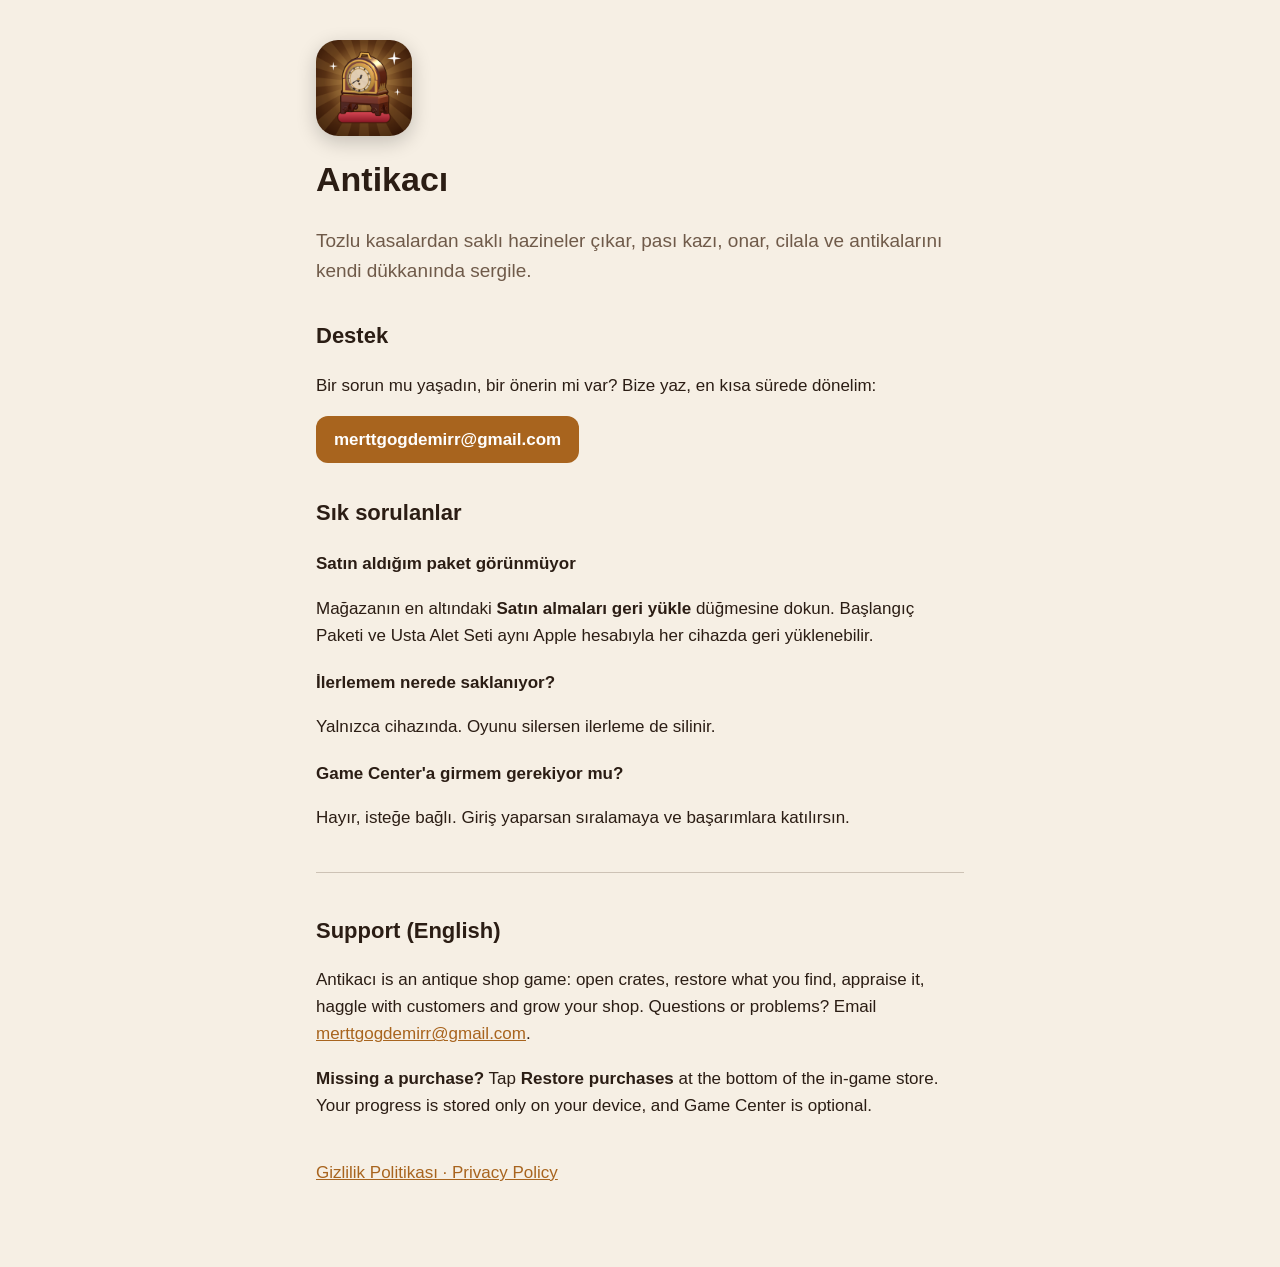
<file: index.html>
<!doctype html>
<html lang="tr">
<head>
<meta charset="utf-8">
<meta name="viewport" content="width=device-width, initial-scale=1">
<title>Antikacı · Destek</title>
<link rel="stylesheet" href="style.css">
</head>
<body>
<main>
<img class="icon" src="icon.png" alt="Antikacı simgesi" width="96" height="96">
<h1>Antikacı</h1>
<p class="lead">Tozlu kasalardan saklı hazineler çıkar, pası kazı, onar, cilala ve antikalarını kendi dükkanında sergile.</p>

<h2>Destek</h2>
<p>Bir sorun mu yaşadın, bir önerin mi var? Bize yaz, en kısa sürede dönelim:</p>
<p><a class="button" href="mailto:merttgogdemirr@gmail.com?subject=Antikac%C4%B1%20destek">merttgogdemirr@gmail.com</a></p>

<h2>Sık sorulanlar</h2>
<h3>Satın aldığım paket görünmüyor</h3>
<p>Mağazanın en altındaki <strong>Satın almaları geri yükle</strong> düğmesine dokun. Başlangıç Paketi ve Usta Alet Seti aynı Apple hesabıyla her cihazda geri yüklenebilir.</p>
<h3>İlerlemem nerede saklanıyor?</h3>
<p>Yalnızca cihazında. Oyunu silersen ilerleme de silinir.</p>
<h3>Game Center'a girmem gerekiyor mu?</h3>
<p>Hayır, isteğe bağlı. Giriş yaparsan sıralamaya ve başarımlara katılırsın.</p>

<hr>
<h2 lang="en">Support (English)</h2>
<p lang="en">Antikacı is an antique shop game: open crates, restore what you find, appraise it, haggle with customers and grow your shop. Questions or problems? Email <a href="mailto:merttgogdemirr@gmail.com?subject=Antikac%C4%B1%20support">merttgogdemirr@gmail.com</a>.</p>
<p lang="en"><strong>Missing a purchase?</strong> Tap <strong>Restore purchases</strong> at the bottom of the in-game store. Your progress is stored only on your device, and Game Center is optional.</p>

<p class="links"><a href="gizlilik.html">Gizlilik Politikası · Privacy Policy</a></p>
</main>
</body>
</html>
</file>
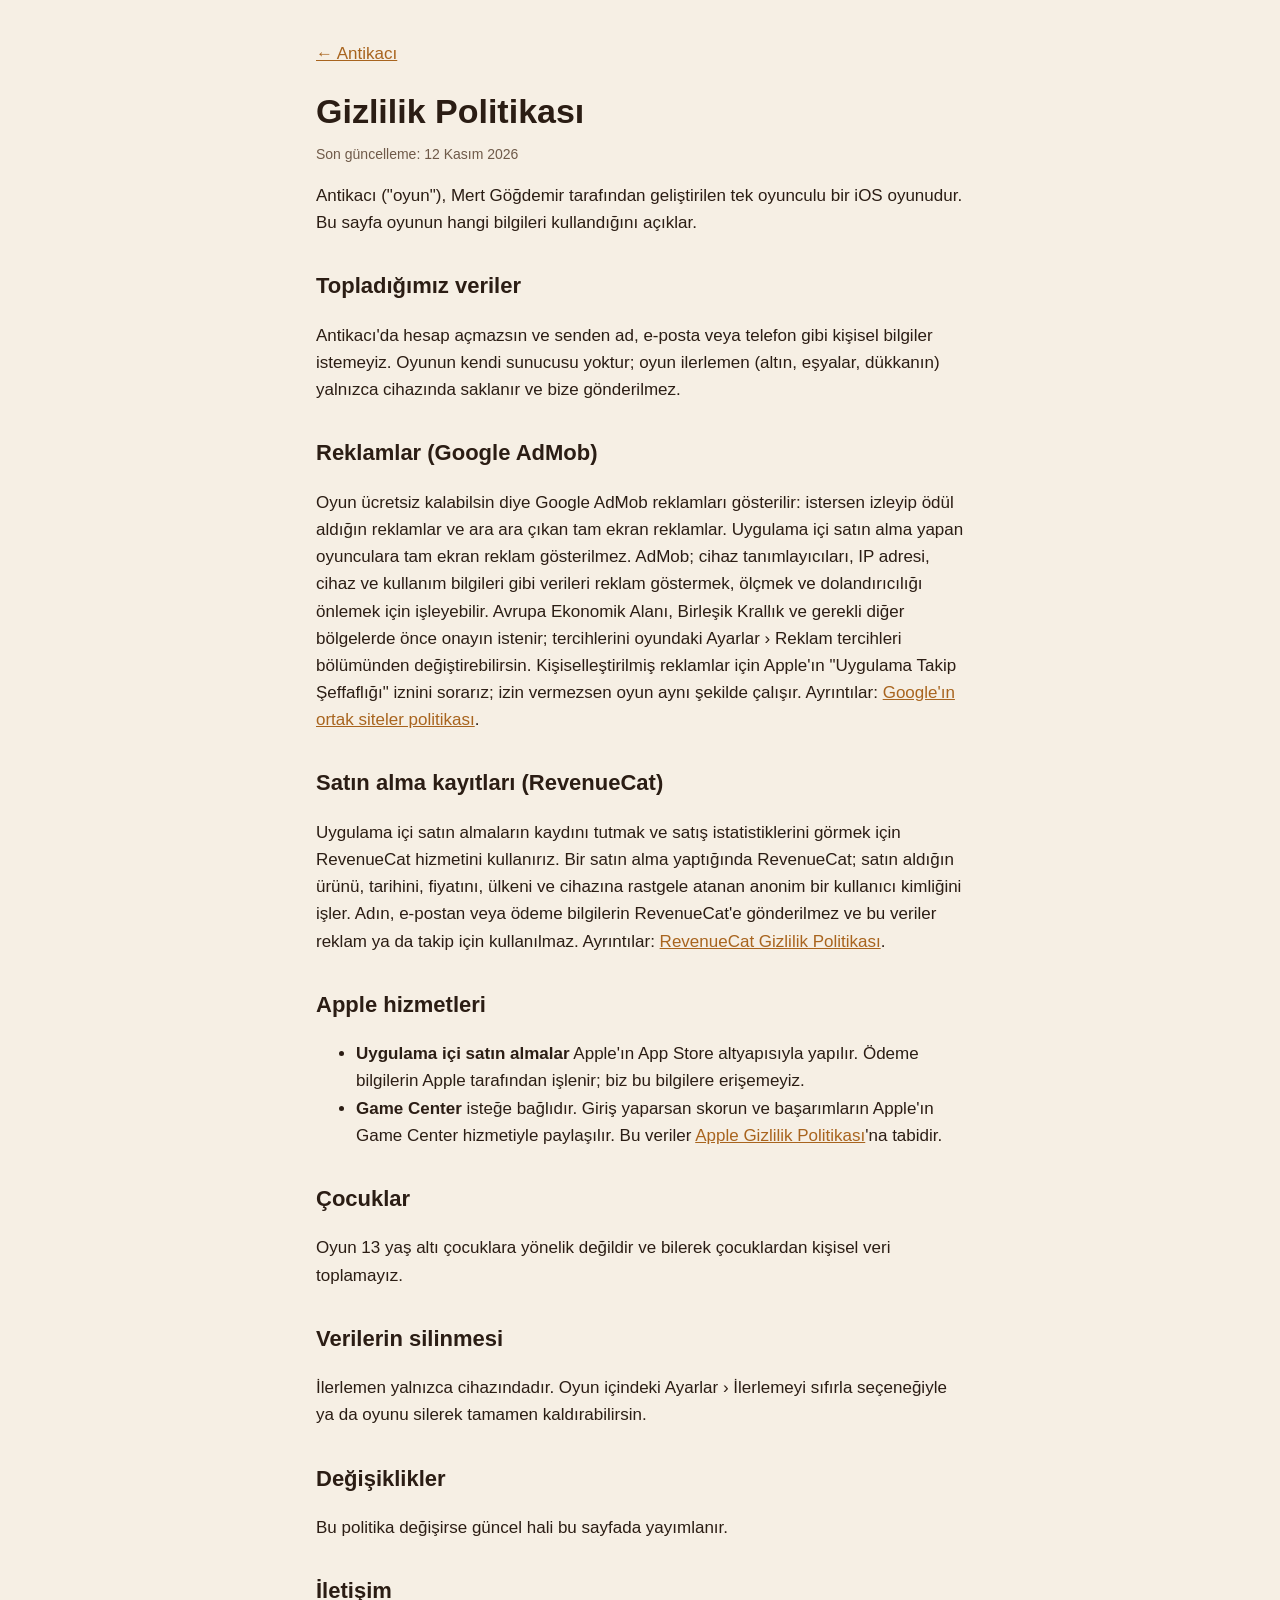
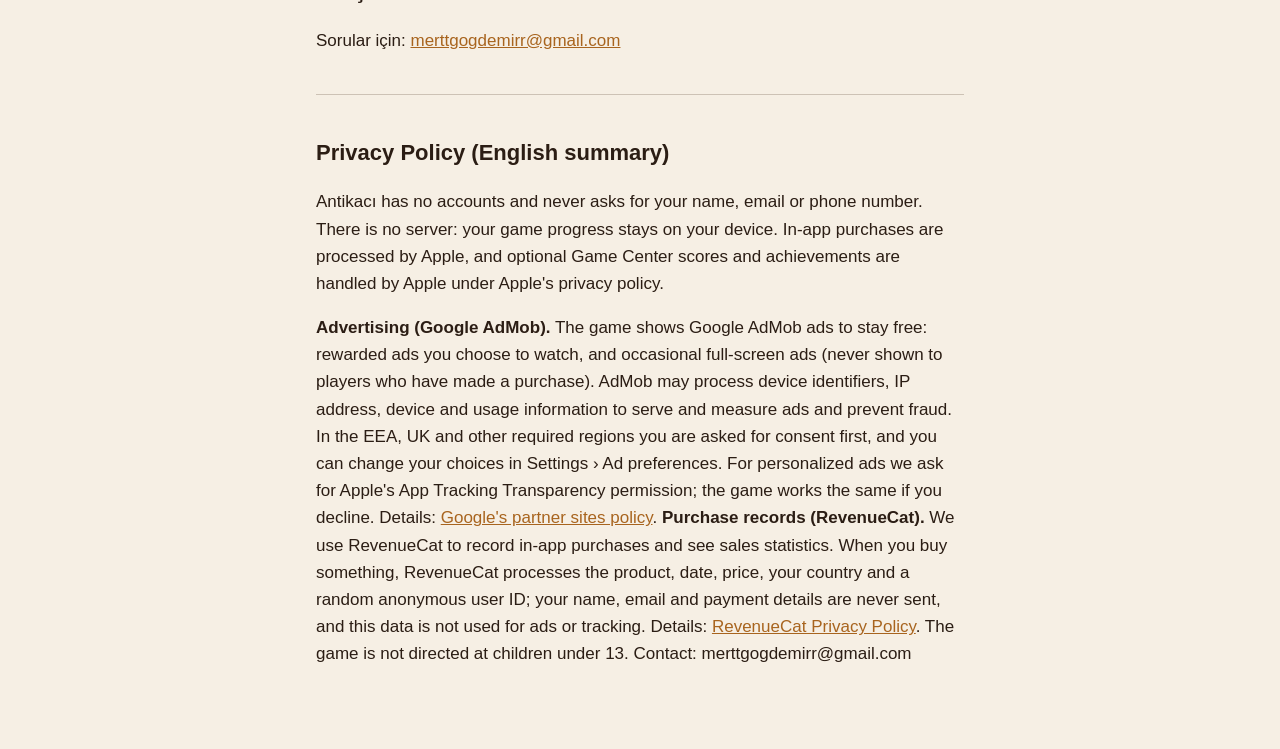
<file: gizlilik.html>
<!doctype html>
<html lang="tr">
<head>
<meta charset="utf-8">
<meta name="viewport" content="width=device-width, initial-scale=1">
<title>Antikacı · Gizlilik Politikası</title>
<link rel="stylesheet" href="style.css">
</head>
<body>
<main>
<p class="back"><a href="index.html">← Antikacı</a></p>
<h1>Gizlilik Politikası</h1>
<p class="meta">Son güncelleme: 12 Kasım 2026</p>

<p>Antikacı ("oyun"), Mert Göğdemir tarafından geliştirilen tek oyunculu bir iOS oyunudur. Bu sayfa oyunun hangi bilgileri kullandığını açıklar.</p>

<h2>Topladığımız veriler</h2>
<p>Antikacı'da hesap açmazsın ve senden ad, e-posta veya telefon gibi kişisel bilgiler istemeyiz. Oyunun kendi sunucusu yoktur; oyun ilerlemen (altın, eşyalar, dükkanın) yalnızca cihazında saklanır ve bize gönderilmez.</p>

<h2>Reklamlar (Google AdMob)</h2>
<p>Oyun ücretsiz kalabilsin diye Google AdMob reklamları gösterilir: istersen izleyip ödül aldığın reklamlar ve ara ara çıkan tam ekran reklamlar. Uygulama içi satın alma yapan oyunculara tam ekran reklam gösterilmez. AdMob; cihaz tanımlayıcıları, IP adresi, cihaz ve kullanım bilgileri gibi verileri reklam göstermek, ölçmek ve dolandırıcılığı önlemek için işleyebilir. Avrupa Ekonomik Alanı, Birleşik Krallık ve gerekli diğer bölgelerde önce onayın istenir; tercihlerini oyundaki Ayarlar › Reklam tercihleri bölümünden değiştirebilirsin. Kişiselleştirilmiş reklamlar için Apple'ın "Uygulama Takip Şeffaflığı" iznini sorarız; izin vermezsen oyun aynı şekilde çalışır. Ayrıntılar: <a href="https://policies.google.com/technologies/partner-sites">Google'ın ortak siteler politikası</a>.</p>

<h2>Satın alma kayıtları (RevenueCat)</h2>
<p>Uygulama içi satın almaların kaydını tutmak ve satış istatistiklerini görmek için RevenueCat hizmetini kullanırız. Bir satın alma yaptığında RevenueCat; satın aldığın ürünü, tarihini, fiyatını, ülkeni ve cihazına rastgele atanan anonim bir kullanıcı kimliğini işler. Adın, e-postan veya ödeme bilgilerin RevenueCat'e gönderilmez ve bu veriler reklam ya da takip için kullanılmaz. Ayrıntılar: <a href="https://www.revenuecat.com/privacy">RevenueCat Gizlilik Politikası</a>.</p>

<h2>Apple hizmetleri</h2>
<ul>
<li><strong>Uygulama içi satın almalar</strong> Apple'ın App Store altyapısıyla yapılır. Ödeme bilgilerin Apple tarafından işlenir; biz bu bilgilere erişemeyiz.</li>
<li><strong>Game Center</strong> isteğe bağlıdır. Giriş yaparsan skorun ve başarımların Apple'ın Game Center hizmetiyle paylaşılır. Bu veriler <a href="https://www.apple.com/legal/privacy/">Apple Gizlilik Politikası</a>'na tabidir.</li>
</ul>

<h2>Çocuklar</h2>
<p>Oyun 13 yaş altı çocuklara yönelik değildir ve bilerek çocuklardan kişisel veri toplamayız.</p>

<h2>Verilerin silinmesi</h2>
<p>İlerlemen yalnızca cihazındadır. Oyun içindeki Ayarlar › İlerlemeyi sıfırla seçeneğiyle ya da oyunu silerek tamamen kaldırabilirsin.</p>

<h2>Değişiklikler</h2>
<p>Bu politika değişirse güncel hali bu sayfada yayımlanır.</p>

<h2>İletişim</h2>
<p>Sorular için: <a href="mailto:merttgogdemirr@gmail.com">merttgogdemirr@gmail.com</a></p>

<hr>
<h2 lang="en">Privacy Policy (English summary)</h2>
<p lang="en">Antikacı has no accounts and never asks for your name, email or phone number. There is no server: your game progress stays on your device. In-app purchases are processed by Apple, and optional Game Center scores and achievements are handled by Apple under Apple's privacy policy.</p>
<p lang="en"><strong>Advertising (Google AdMob).</strong> The game shows Google AdMob ads to stay free: rewarded ads you choose to watch, and occasional full-screen ads (never shown to players who have made a purchase). AdMob may process device identifiers, IP address, device and usage information to serve and measure ads and prevent fraud. In the EEA, UK and other required regions you are asked for consent first, and you can change your choices in Settings › Ad preferences. For personalized ads we ask for Apple's App Tracking Transparency permission; the game works the same if you decline. Details: <a href="https://policies.google.com/technologies/partner-sites">Google's partner sites policy</a>. <strong>Purchase records (RevenueCat).</strong> We use RevenueCat to record in-app purchases and see sales statistics. When you buy something, RevenueCat processes the product, date, price, your country and a random anonymous user ID; your name, email and payment details are never sent, and this data is not used for ads or tracking. Details: <a href="https://www.revenuecat.com/privacy">RevenueCat Privacy Policy</a>. The game is not directed at children under 13. Contact: merttgogdemirr@gmail.com</p>
</main>
</body>
</html>
</file>
<file: style.css>
:root { --bg: #f6efe4; --ink: #2b1d14; --muted: #6f5a49; --accent: #a8641e; --card: #fffaf2; }
@media (prefers-color-scheme: dark) {
  :root { --bg: #1d140f; --ink: #f3e7d6; --muted: #bba68f; --accent: #e3a457; --card: #2a1e16; }
}
* { box-sizing: border-box; }
body { margin: 0; background: var(--bg); color: var(--ink); font: 17px/1.6 -apple-system, BlinkMacSystemFont, "Segoe UI", sans-serif; }
main { max-width: 680px; margin: 0 auto; padding: 40px 16px 64px; }
h1 { font-size: 34px; margin: 8px 0 4px; }
h2 { margin-top: 32px; font-size: 22px; }
h3 { margin: 20px 0 4px; font-size: 17px; }
a { color: var(--accent); }
.icon { border-radius: 22px; box-shadow: 0 6px 20px rgba(0,0,0,.2); }
.lead { color: var(--muted); font-size: 19px; }
.meta { color: var(--muted); font-size: 14px; margin-top: 0; }
.button { display: inline-block; background: var(--accent); color: #fff; padding: 10px 18px; border-radius: 12px; text-decoration: none; font-weight: 600; word-break: break-all; }
.links, .back { margin-top: 40px; }
.back { margin-top: 0; }
hr { border: 0; border-top: 1px solid var(--muted); opacity: .3; margin: 40px 0; }
</file>
